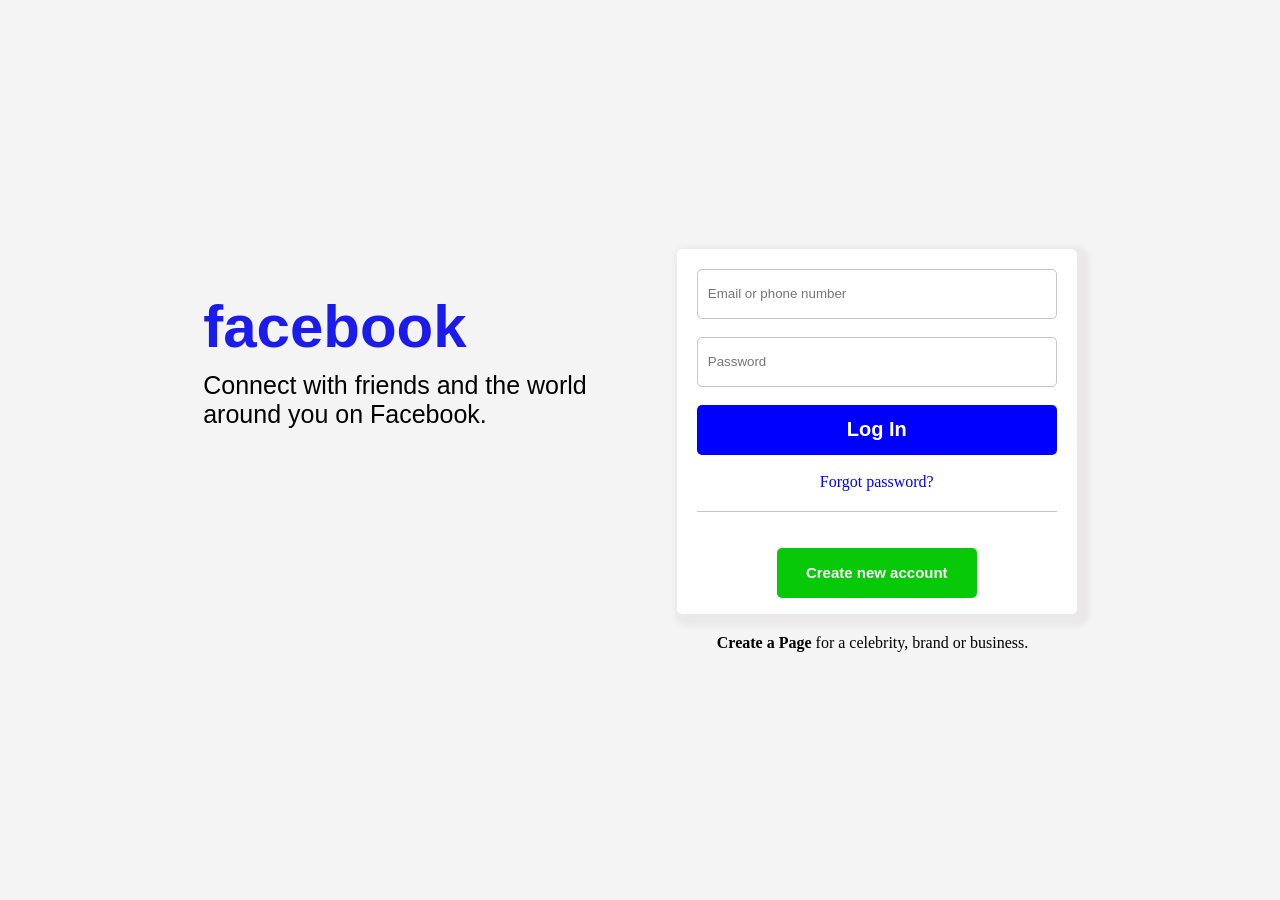
<file: Facebook/index.html>
<html>
<head>
    <title>Webpage Design</title>
    <link rel="stylesheet" href="index.css">
</head>
    <body>
        <div class="main">
            
            <div class="header">
                <div class="Content">
                    <div class="title-1">
                        <b>facebook</b>
                    </div>
                    
                    <div class="title-2">
                        Connect with friends and the world
                    </div>

                    <div class="title-3">
                        around you on Facebook.
                    </div>
                </div>
            </div>

            <div>
                <div class="box-container">  
                    <form id="theForm" action="" methods="">
                        <input class="my-input" placeholder="Email or phone number" type="text" id="Email or Phone Number" name=""> </br> </br>
                        <input class="my-input" placeholder="Password" type="text-1" id="Password" name="">  </br> </br>
                        <button class="log-in"><b>Log In</b></button>   </br> </br>
                        <p> Forgot password? </p>
                        <div class="linebreak"></div> </br> </br>
                        <div class="button-wrapper">
                            <button class="create-acc"><b>Create new account</b></button> 
                        </div>
                    </form>
                </div>

                <div class="sentence">
                    <b>Create a Page </b> for a celebrity, brand or business.
                </div>
            </div>  
        </div>
    </body>
</html>
</file>
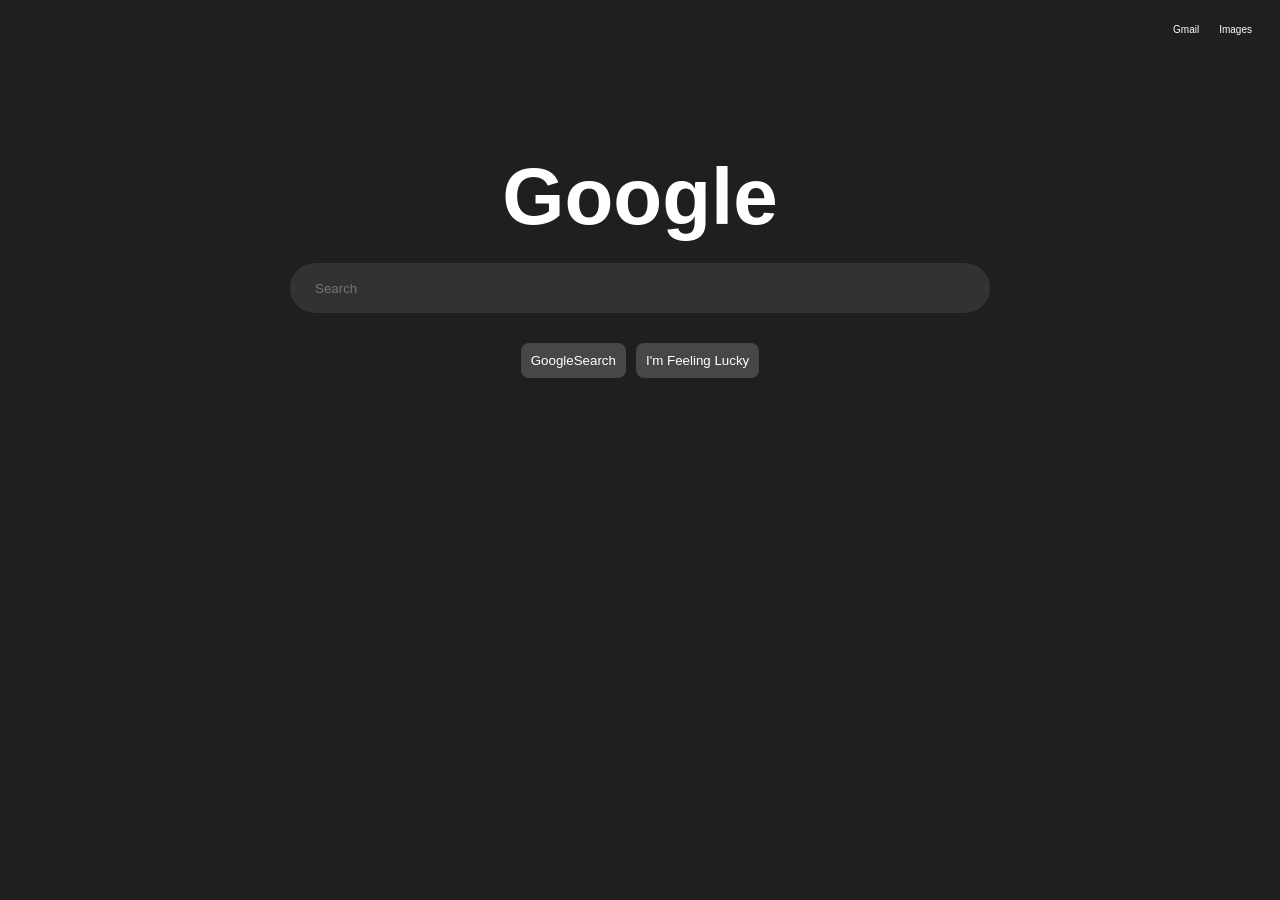
<file: google/index.html>
<html>
<head>
    <title>Google Design</title>
    <link rel="stylesheet" href="index.css">
</head>

<body>
    <div class="main">
        <div class="navbar">      
            </div>

            <div class="menu">
                <ul>
                    <li><a href="#">Gmail</a></li>
                    <li><a href="#">Images</a></li>
                </ul>
            </div>
        </div>
       
        <div class="header">
            <div class="Content">
                <div class="title-1">
                    <b>Google</b> 
                </div>
                <div class="title-2">
                    <input class= "your-thought" placeholder="Search"> 
                </div>
                <div class="header-button">
                    <button class="google-search">GoogleSearch</button>   
                    <button class="i-feeling-lucky">I'm Feeling Lucky</button>     
                </div>
</file>
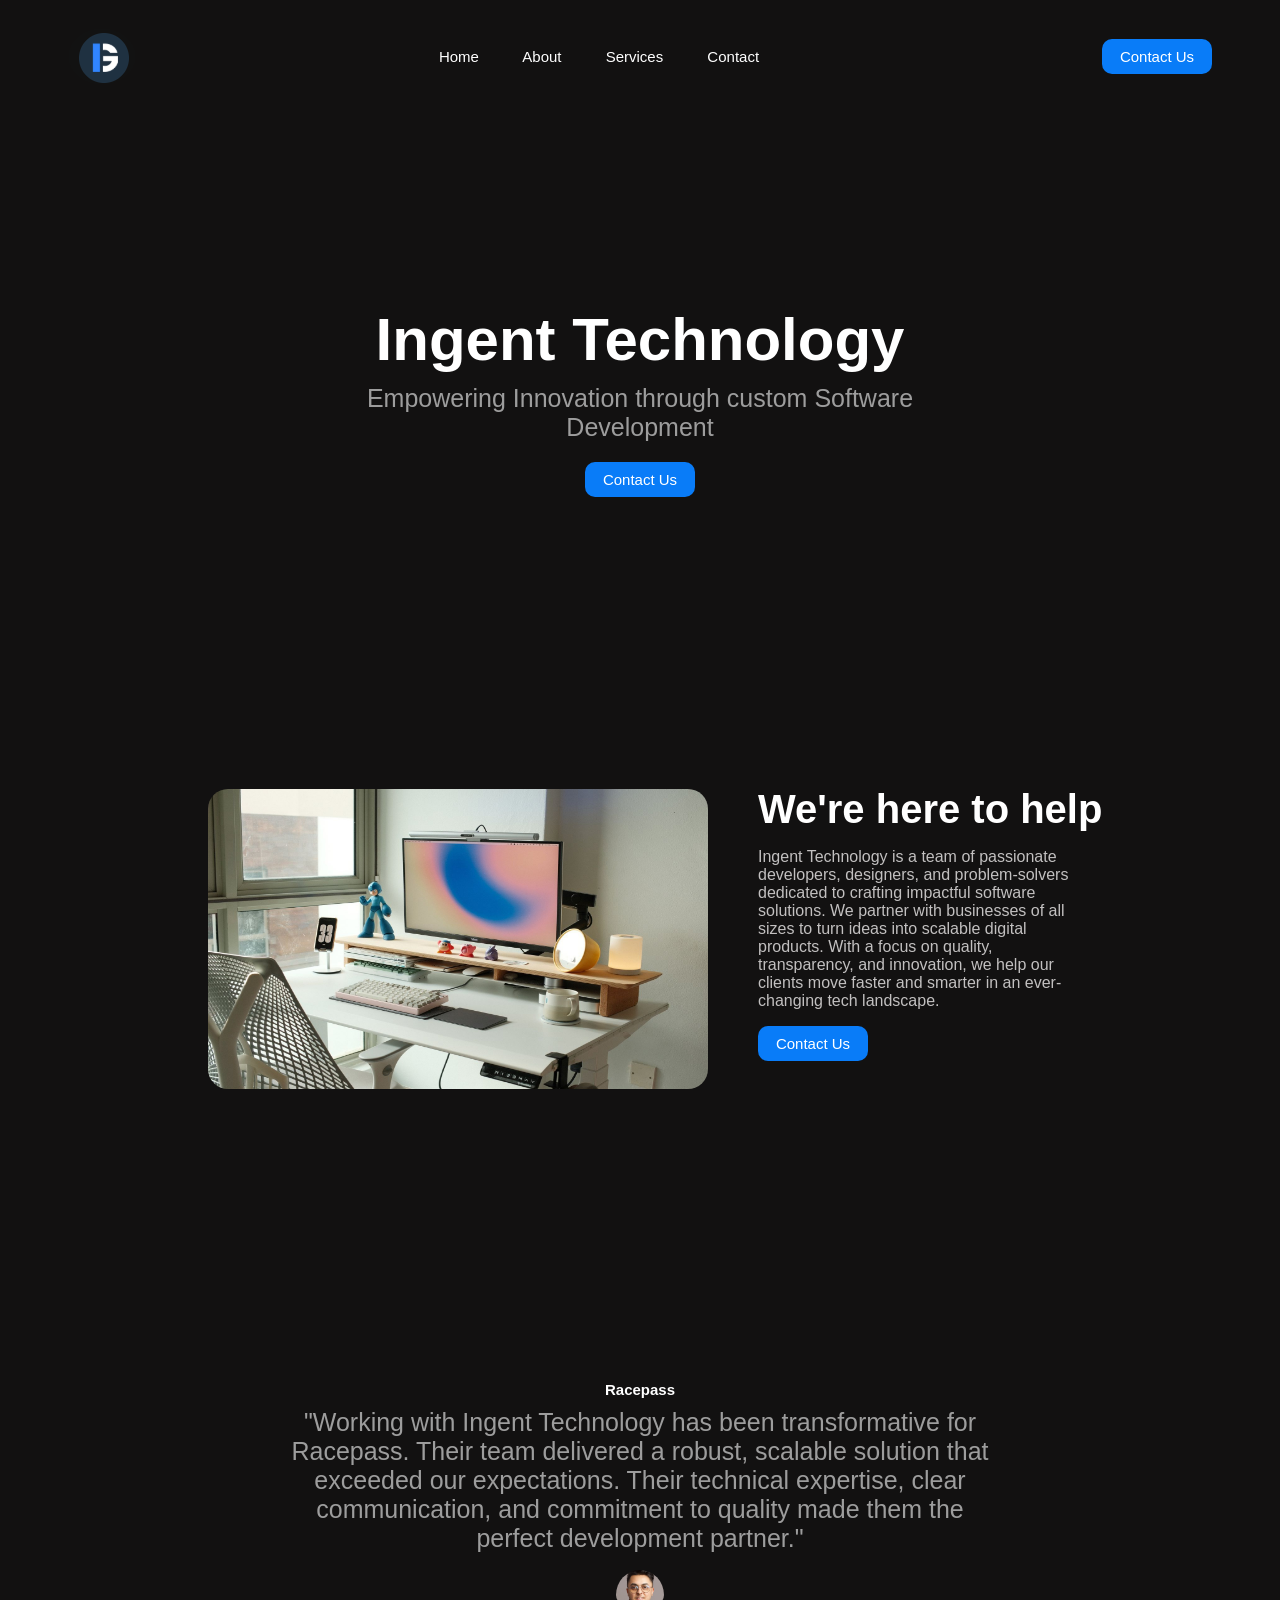
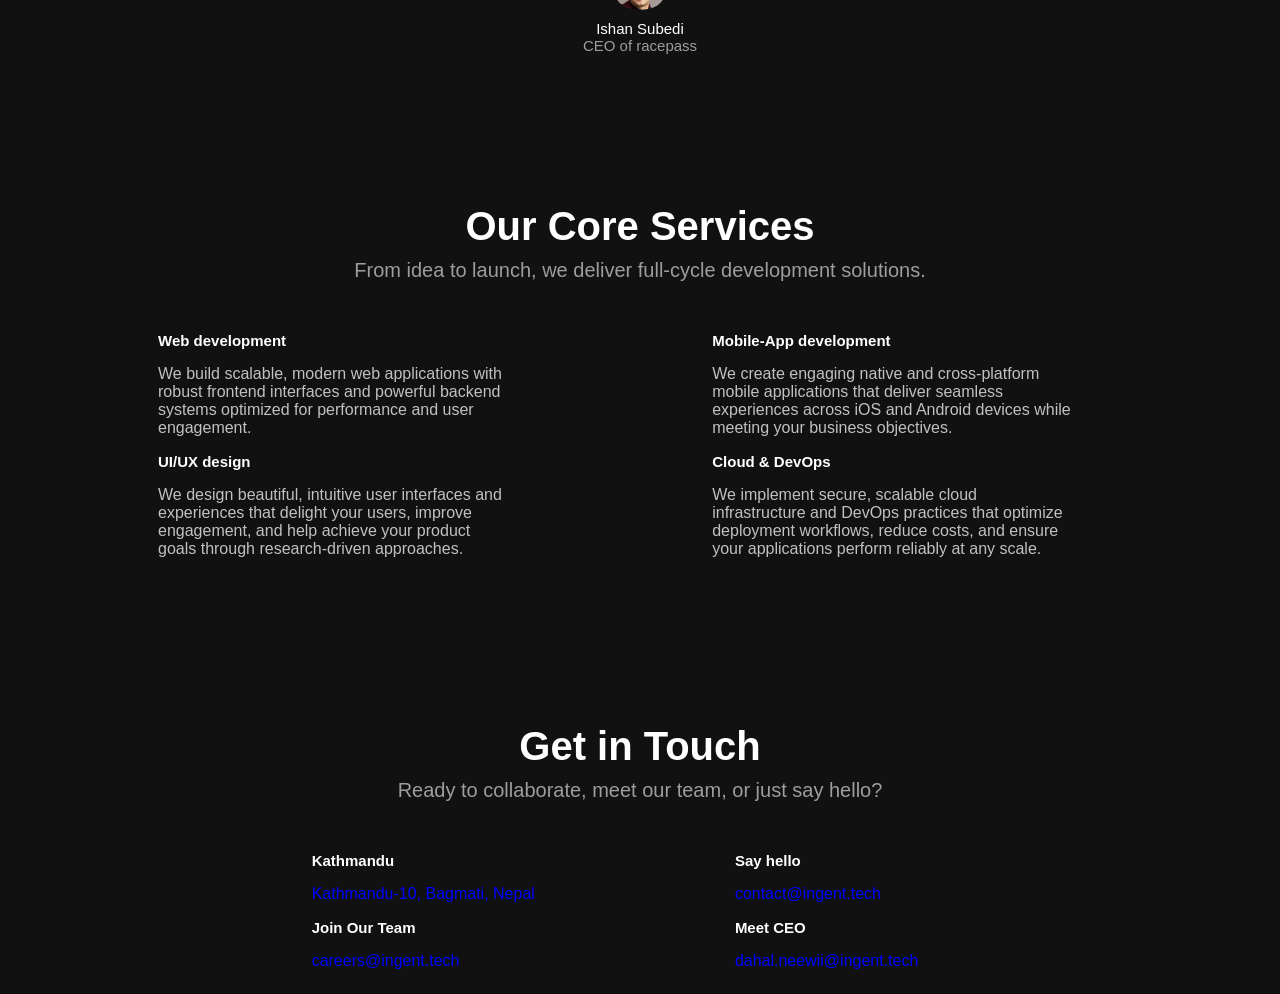
<file: Ingent/Ingentflexbox.html>
<html>
<head>
    <title> Ingent Technology </title>
    <link rel="stylesheet" href="styleesheet33.css">
</head>

<body>
    <div class="header">
        <h1>
        <img src="mm.png"  class="image">
        </h1>
        <div>
            <a class="menu-button">Home</a>
            <a class="menu-button">About</a>
            <a class="menu-button">Services</a> 
            <a class="menu-button">Contact</a>
        </div>
            <a href="#title"> 
                <button class="contact-link">
                    Contact Us
                </button>
            </a>
    </div>

    <div class="title">
        <div class="title-1"> 
            <b>Ingent Technology</b>
        </div>

        <div class="title-2">
            Empowering Innovation through custom Software
        </div>

        <div class="title-3">
            Development
        </div>

        <div class="button-wrapper">
            <button class="Contact-Us">Contact Us</button>
        </div>
    </div>

    <div class="main">
        <div class="image-container">
            <img src="desktop1.jpeg"  class="image-1"height="300px" width="500px">
        </div>

        <div class="text-container">  
            <div class="main-title"> 
                <b>We're here to help</b>
            </div>
            <p>
                Ingent Technology is a team of passionate developers, designers, and problem-solvers
                dedicated to crafting impactful software solutions. We partner with businesses of all
                sizes to turn ideas into scalable digital products. With a focus on quality, transparency,
                and innovation, we help our clients move faster and smarter in an ever-changing tech landscape.
            </p>

            <div class="button-wrapper1">
                <button class="Contact-Us">Contact Us</button>
            </div>
        </div> 
    </div>

<div class="main-para">
    <div class="sub-title">
        <div class="heading"> 
             <b>Racepass</b>
        </div>

        <div class="sub-heading">
            "Working with Ingent Technology has been transformative for Racepass. 
            Their team delivered a robust, scalable solution that exceeded our expectations. 
            Their technical expertise, clear communication, and commitment to quality made them the perfect development partner."
        </div>
        <br>
        <img src="husband.png" class="handsome">
        <div class="name">Ishan Subedi </div>
        <div class="CEO">CEO of racepass</div>
    </div>
</div>


<div class="second-title">
    <div class="second-title-1"> 
        <b>Our Core Services</b>
    </div>

    <div class="second-title-2">
        From idea to launch, we deliver full-cycle development solutions.
    </div>
</div>


    <div class="main-description">
        <div class="description-1">
            <div class="web-description">
                <b>Web development</b>
            </div>
        <p>
            We build scalable, modern web applications with robust frontend interfaces and powerful backend systems optimized
            for performance and user engagement.
        </p>
        
        <div class="description-2">
            <div class="ui-description">
                <b>UI/UX design</b>
        </div>
        <p>
            We design beautiful, intuitive user interfaces and experiences that delight your users, improve engagement, 
            and help achieve your product goals through research-driven approaches.
        </p>
        </div>
    </div>

        <div class="description-3">
            <div class="mobile-description">
                <b>Mobile-App development</b>
            </div>
        <p>
            We create engaging native and cross-platform mobile applications that deliver seamless experiences across iOS and Android devices
            while meeting your business objectives.
        </p> 

        <div class="description-4">
            <div class="cloud-description">
                <b>Cloud & DevOps</b>
            </div>
        <p>
            We implement secure, scalable cloud infrastructure and DevOps practices that optimize deployment workflows, reduce costs, 
            and ensure your applications perform reliably at any scale.
        </p>
        </div>
        
    </div>
    </div>

    <div class="second-title">
        


        <div class="second-title-1"> 
            <b>Get in Touch</b>
        </div>
    
        <div class="second-title-2">
            Ready to collaborate, meet our team, or just say hello?
        </div>
    </div>


    <div class="main-description">
        <div class="description-1">
            <div class="location-description">
                <b>Kathmandu</b>
            </div>
        <p class="blue">
            Kathmandu-10, Bagmati, Nepal
        </p>
        
        <div class="description-2">
            <div class="career-description">
                <b>Join Our Team</b>
        </div>
        <p class="blue">
            careers@ingent.tech
        </p>
        </div>
    </div>

        <div class="description-3">
            <div class="contact-description">
                <b>Say hello</b>
        </div>
        <p class="blue">
            contact@ingent.tech
        </p>

        <div class="description-4">
            <div class="ceo-description">
                <b>Meet CEO</b>
        </div>
        <p class="blue">
            dahal.neewii@ingent.tech
        </p>
        </div>
    </div>
    </div>
    






</body>
</html>
</file>
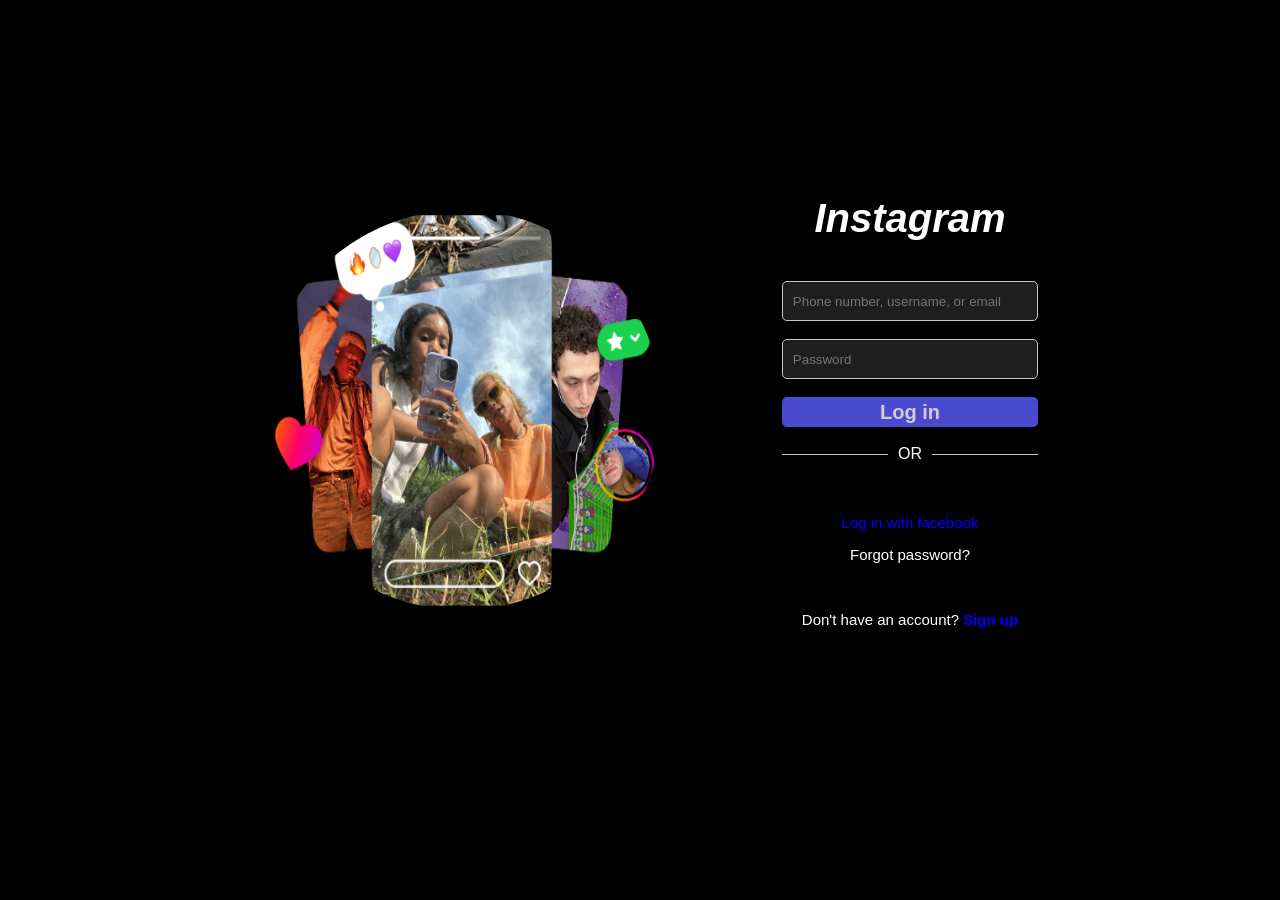
<file: Insta/instaflexbox.html>
<html>
<head>
    <title>Webpage Design</title>
    <link rel="stylesheet" href="stylesheet55.css">
</head>

<body>
    <div class="main">
        <div class="image-container">
            <img src="instaimg.png"  class="image" height="400px" width="400px">
        </div>

        <div class="box-container">  
            <form id="theForm" action="" methods="">
                <p class="big"><b><i>Instagram</i></b></p>
                <input class="my-input" placeholder="Phone number, username, or email" type="text" id="Phone number, username, or email" name=""> </br> </br>
                <input class="my-input" placeholder="Password" type="text-1" id="Password" name="">  </br> </br>
                <button class="log-in"><b>Log in</b></button>   </br> </br>
                
                <div class="or-container">
                    <div class="linebreak"></div>
                    <div class="or">OR</div>
                    <div class="linebreak"></div>
                </div>

            
            
                 </br> </br>


                <p class="small text-blue">Log in with facebook</p>
                <p class="small"> Forgot password? </p></br> 
                <p class="small">Don't have an account?  <b class="text-blue">Sign up</b></p>
            </form>
        </div>
    </div>
</body>
</file>
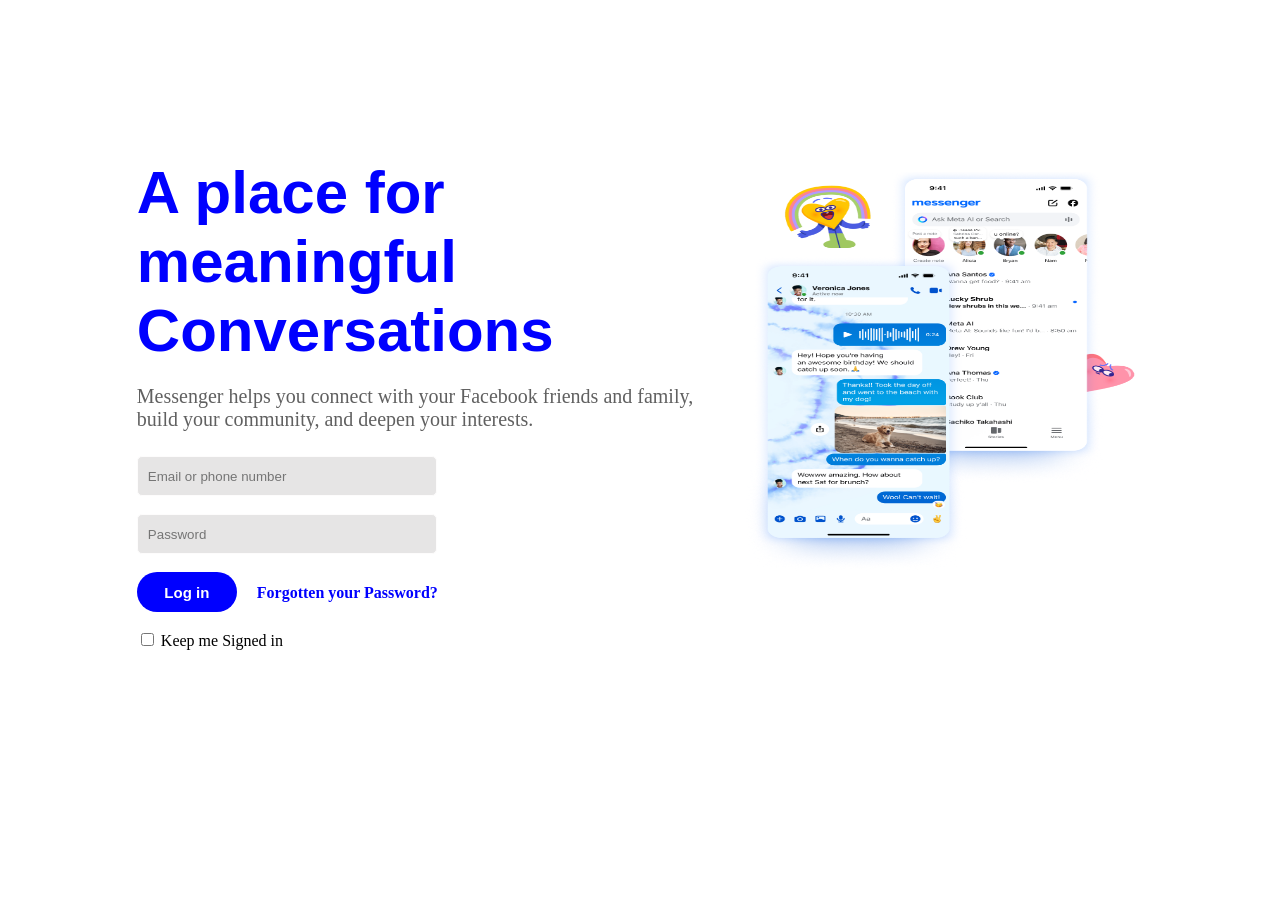
<file: Messanger/messangerflexbox.html>
<html>
<head>
    <title>Messanger Webpage Design</title>
    <link rel="stylesheet" href="stylesheet44.css">
</head>

<body>
    <div class="main">
        <div class="header">
            <div class="title-1">
                <b> A place for </b>
            </div>
                
            <div class="title-2 ">
                <b> meaningful </b>
            </div>

            <div class="title-3">
                <b> Conversations </b>
            </div>

            <div class="title-4">
                Messenger helps you connect with your Facebook friends and family,
            </div>

            <div class="title-5">
                build your community, and deepen your interests.
            </div>

            <div class="box-container">  
                <form id="theForm" action="" methods="">
                    <input class="my-input" placeholder="Email or phone number" type="text" id="Email or Phone Number" name=""> </br> </br>
                    <input class="my-input" placeholder="Password" type="text-1" id="Password" name="">  </br> </br>
                    <button class="log-in"><b>Log in</b></button><b class="text-blue">Forgotten your Password? </b> </br> </br>
                    <input type ="checkbox" name=" "> Keep me Signed in
                </form>
            </div>
        </div>

        <div class="image-container">
            <img src="messanger.png"  class="image" height="400px" width="400px">
        </div>
    </div>
</body>
</file>
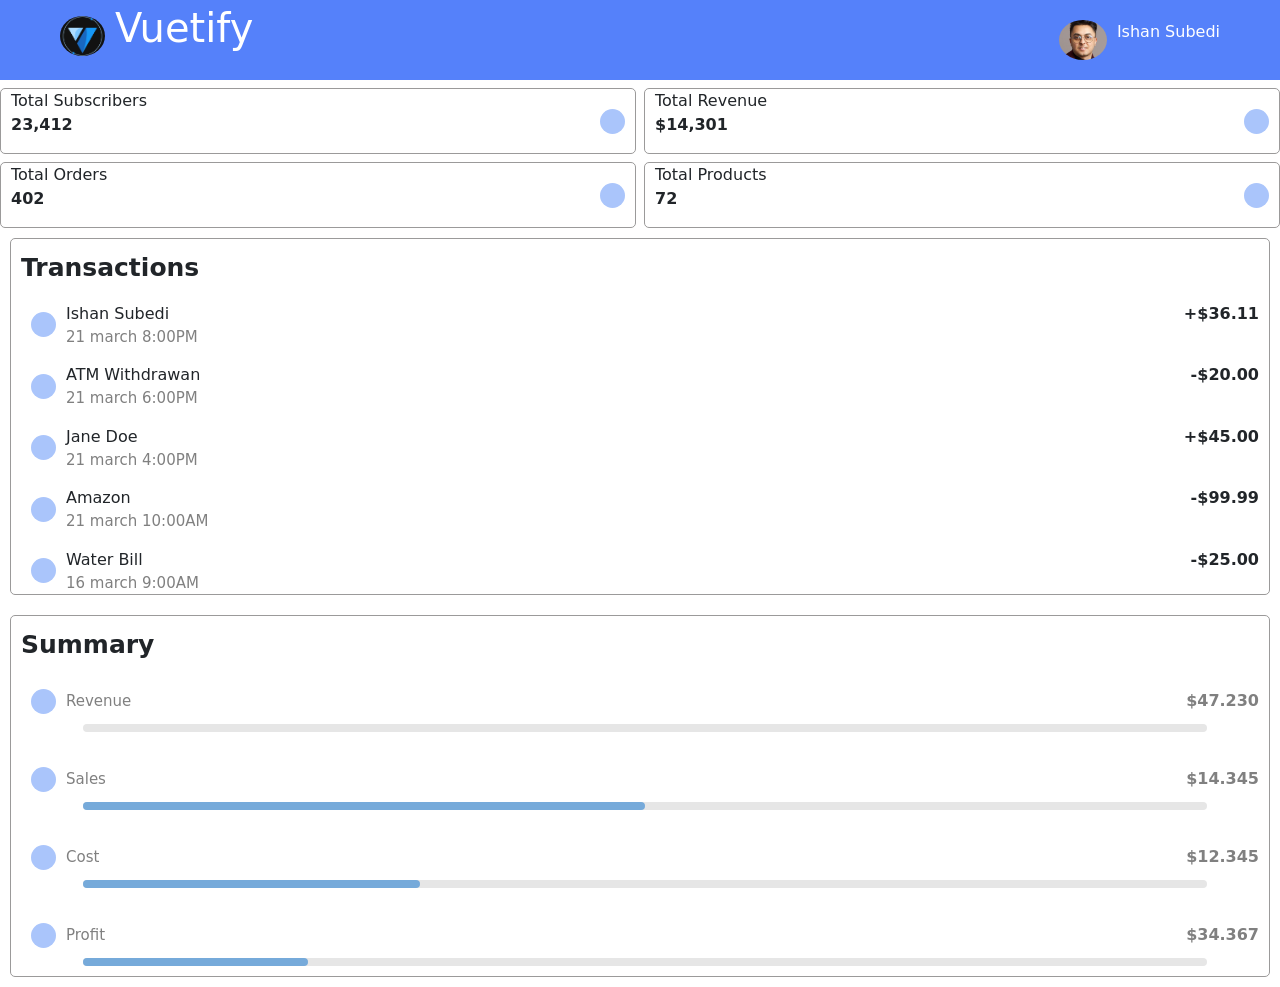
<file: Vuetify-table/vuetifytable.html>
<html>
    <head>
    <meta charset="utf-8">
    <meta name="viewport" content="width=device-width, initial-scale=1">
    <link rel="stylesheet" type="text/css" href="stylesheet11.css">
    <title>Vuetify</title>
    <link href="https://cdn.jsdelivr.net/npm/bootstrap@5.3.8/dist/css/bootstrap.min.css" rel="stylesheet" integrity="sha384-sRIl4kxILFvY47J16cr9ZwB07vP4J8+LH7qKQnuqkuIAvNWLzeN8tE5YBujZqJLB" crossorigin="anonymous">
  </head>
        <body>
            <div class="header d-flex">
                <h1 class="d-flex"> 
                    <img src="Vuetify.png" class="image"> 
                     <p>Vuetify</p>
                </h1>
                
                <div class="d-flex">
                    <img src="husband.png" class="image"> 
                    <p>Ishan Subedi</p>

                </div>
            </div>

            <div class="row g-2 pt-2">
                <div class="col col-md-6">
                    <div class="box d-flex">
                        <p class="content">
                        Total Subscribers
                        <br>
                        <b>23,412</b>
                        </p>
                        <div class="circle"> 
                        </div>
                    </div>
                </div>

                <div class="col col-md-6">
                    <div class="box d-flex">
                        <p class="content">
                        Total Revenue
                        <br>
                        <b>$14,301</b>
                        </p>
                        <div class="circle"> 
                        </div>
                    </div>
                </div>

                <div class="col col-md-6">
                    <div class="box d-flex">
                        <p class="content">
                        Total Orders
                        <br>
                        <b>402</b>
                        </p>
                        <div class="circle"> 
                        </div>
                    </div>
                </div>

                <div class="col col-md-6">
                    <div class="box d-flex">
                        <p class="content">
                        Total Products
                        <br>
                        <b>72</b>
                        </p>
                        <div class="circle"> 
                        </div>
                    </div>
                </div>
            </div>

            <div class="row d-flex">
                <div class="box-container col col-sm-12">    
                    <div class="box-1">
                        <div class="title">
					        <b>Transactions</b>
                        </div>
                      
                        <div class="title-1">
                            <div class="d-flex">
                                <div class="circle"> 
                                </div>
                                <div class="content">
                                    Ishan Subedi
                                    <br>
                                    <span class="grey-in-color">
                                        21 march 8:00PM
                                    </span>
                                    <br>
                                </div>
                            </div>

                            <div  class="rate"><b>+$36.11</b></div>
                        </div>

                        <div class="title-1">
                            <div class="d-flex">
                                <div class="circle"> 
                                </div>
                                <div class="content">
                                    ATM Withdrawan
                                    <br>
                                    <span class="grey-in-color">
                                        21 march 6:00PM 
                                    </span>
                                    <br>      
                                </div>
                            </div>
      
                            <div class="rate"><b>-$20.00</b></div>
                        </div>

                        <div class="title-1">
                            <div class="d-flex">
                                <div class="circle">
                                </div>
                                <div class="content">
                                    Jane Doe
                                    <br>
                                    <span class="grey-in-color">
                                        21 march 4:00PM 
                                    </span>
                                    <br>
                                </div>
                            </div>

                            <div  class="rate"><b>+$45.00</b></div>
                        </div>

                        <div class="title-1">
                            <div class="d-flex">
                                <div class="circle">
                                </div>
                                <div class="content">
                                    Amazon
                                    <br>
                                    <span class="grey-in-color">
                                        21 march 10:00AM
                                    </span>
                                    <br>
                                </div>
                            </div>

                            <div  class="rate"><b>-$99.99</b></div>
                        </div>     
                        
                        <div class="title-1">
                            <div class="d-flex">
                                <div class="circle">
                                </div>
                                <div class="content">
                                    Water Bill
                                    <br>
                                    <span class="grey-in-color">
                                        16 march 9:00AM
                                    </span>
                                    <br>
                                </div>
                            </div>

                            <div  class="rate"><b>-$25.00</b></div>
                        </div>     
                    </div>             
                </div>


                <div class="box-container">
                    <div class="d-flex">
                        <div class="box-container">    
                            <div class="box-1">
                                <div class="title">
                                    <b>Summary</b>
                                </div>

                                <div class="title-1">
                                    <div class="d-flex">
                                        <div class="circle"> 
                                        </div>
                                        <span class="grey-in-color">
                                            Revenue
                                        </span>        
                                    </div>
        
                                    <span class="color"><b>$47.230</b></span>
                                </div>

                                <div class="main-container">
                                    <div class="progress-container">
                                        <div class="progress-bar"></div>
                                    </div>
                                </div>

                                <div class="title-1">
                                    <div class="d-flex">
                                        <div class="circle"> 
                                        </div>
                                        <span class="grey-in-color">
                                            Sales
                                        </span>        
                                    </div>
        
                                    <span class="color"><b>$14.345</b></span>
                                </div>

                                <div class="main-container">
                                    <div class="progress-container">
                                        <div class="progress-1-bar"></div>
                                    </div>
                                </div>

                                <div class="title-1">
                                    <div class="d-flex">
                                        <div class="circle"> 
                                        </div>
                                        <span class="grey-in-color">
                                            Cost
                                        </span>        
                                    </div>
        
                                    <span class="color"><b>$12.345</b></span>
                                </div>

                                <div class="main-container">
                                    <div class="progress-container">
                                        <div class="progress-2-bar"></div>
                                    </div>
                                </div>
        
                                <div class="title-1">
                                    <div class="d-flex">
                                        <div class="circle"> 
                                        </div>
                                        <span class="grey-in-color">
                                            Profit
                                        </span>        
                                    </div>
        
                                    <span class="color"><b>$34.367</b></span>
                                </div>

                                <div class="main-container">
                                    <div class="progress-container">
                                        <div class="progress-3-bar"></div>
                                    </div>
                                </div>
                </div>

                <script src="https://cdn.jsdelivr.net/npm/bootstrap@5.3.8/dist/js/bootstrap.bundle.min.js" integrity="sha384-FKyoEForCGlyvwx9Hj09JcYn3nv7wiPVlz7YYwJrWVcXK/BmnVDxM+D2scQbITxI" crossorigin="anonymous"></script>
        </body>
    </html>
</file>
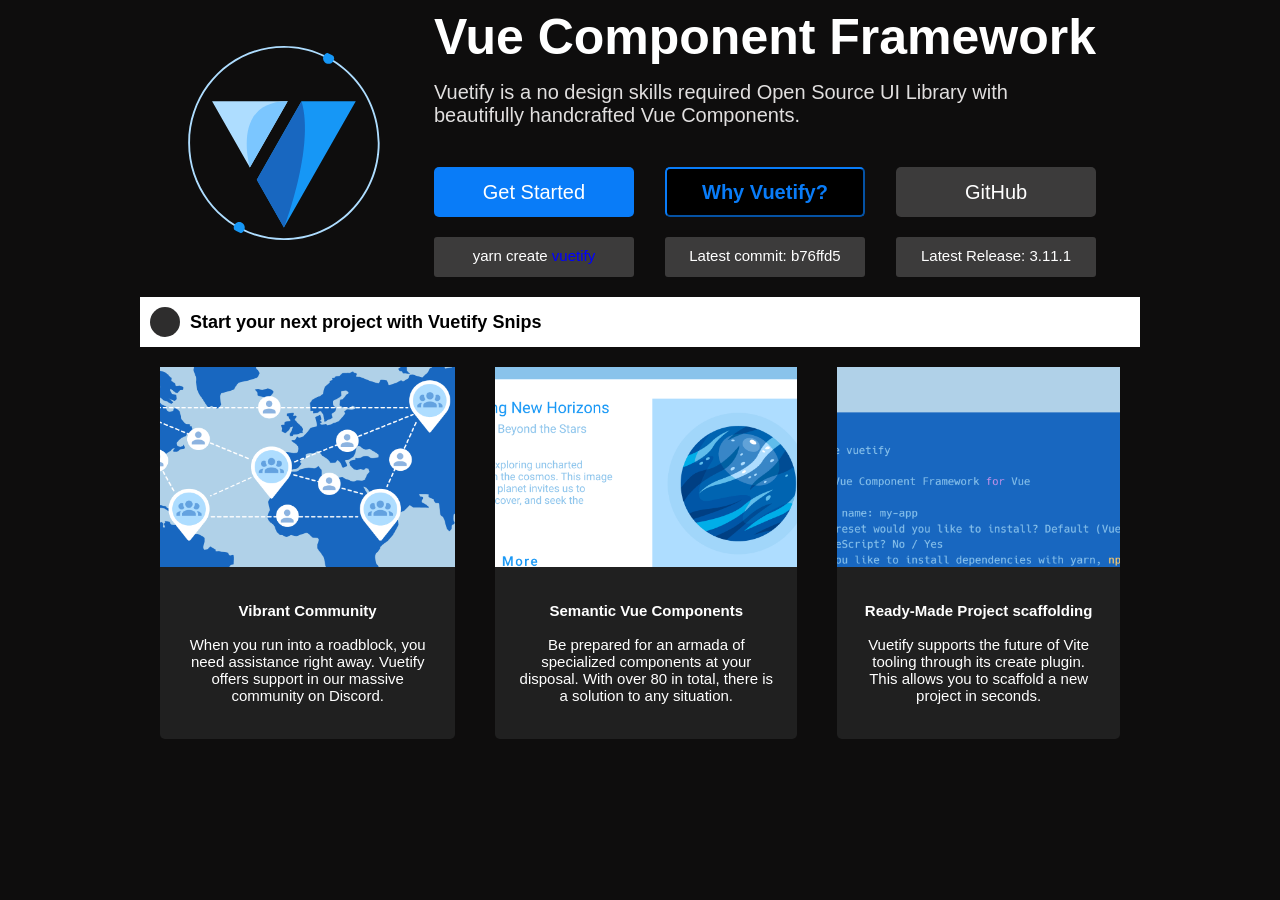
<file: vuetify/vuetifyflexbox.html>
<html>
<head>
    <title>Webpage Design</title>
    <link rel="stylesheet" href="stylesheet22.css">
</head>

<body>
    <div class="main">
        <div class="container">
            <div class="d-flex">
                <div class="image-container">
                    <img src="vuetify-logo-dark-atom.svg"  class="image" height="200px" width="200px">
                </div>
    
                <div class="title">
                    <div class="title-1"> 
                        <b>Vue Component Framework</b>
                    </div>
    
                    <div class="title-2">
                        Vuetify is a no design skills required Open Source UI Library with
                    </div>
    
                    <div class="title-2">
                        beautifully handcrafted Vue Components.
                    </div>
    
                    <div class="buttons">
                        <button class="Get-started">Get Started</button> <button class="Why-vuetify"><b>Why Vuetify?</b></button> <button class="Git-hub">GitHub</button>
                    </div>
    
                    <div class="flexcontainer">
                        <div class="box1">yarn create <span class="blue">vuetify</span></div>
                        <div class="box2">Latest commit: b76ffd5</div>
                        <div class="box3">Latest Release: 3.11.1</div>
                    </div>
                </div>
            </div>


            <div class="main-line">
                <div class="circle"> 
                </div>

                <div class="single-para">   
                    <p class ="paragraph"><b>Start your next project with Vuetify Snips</b></p>
                </div>
            </div>
            



            <div class="flexcontainer">
                <div class="box bg-grey inline-block">
                    <img class="image-1" src="feature-1.png" width="200" height="200">
                    
                    <div class="space-around">
                        <p class="content">
                            <b>Vibrant Community</b>
                            <br> 
                            <br>
                            When you run into a roadblock, you need assistance right away. Vuetify offers support in our massive community on Discord.     
                        </p>     
                    </div>
                </div>

                <div class="box bg-grey inline-block">
                    <img class="image-1" src="feature-2.png" width="200" height="200">
                        
                    <div class="space-around">
                        <p class="content">
                            <b>Semantic Vue Components</b>
                            <br> 
                            <br>
                            Be prepared for an armada of specialized components at your disposal. With over 80 in total, there is a solution to any situation.
                        </p>     
                    </div>
                </div>

                
                <div class="box bg-grey inline-block">
                    <img class="image-1" src="feature-3.png" width="200" height="200">
                        
                    <div class="space-around">
                        <p class="content">
                            <b>Ready-Made Project scaffolding</b>
                            <br> 
                            <br>
                            Vuetify supports the future of Vite tooling through its create plugin. This allows you to scaffold a new project in seconds.
                        </p>     
                    </div>
                </div>



                


        
            </div>








        </div>     
    </div>
</body>
</html>
</file>
<file: Facebook/index.css>
body {
    background-color: rgb(244, 244, 244);
    color: black;
}

.main {
    display: flex;
    align-items: center;
    justify-content: center;
    height: 100%;
}

.header {
    margin-right: 50px;
    margin-bottom: 180px;
}


.content {
    padding-right: 40px;
}


.box-container {
    display: flex;
    justify-content: center;
    width: 400px;
    background-color: white;
    border-radius: 5px;
    box-shadow: 5px 5px 5px 7px rgb(234, 232, 232);
}

.title-1 {
    font-size: 60px;
    color: rgb(27, 27, 235);
    font-family: Arial, Helvetica, sans-serif;
    padding-bottom: 10px;
}

.title-2 {
    color: black;
    font-size: 25px;
    font-family: Arial, Helvetica, sans-serif;
}

.title-3 {
    color: black;
    font-size: 25px;
    font-family: Arial, Helvetica, sans-serif;
}

#theform {
    padding-top: 20px;
    width: 100%;
    padding-left: 20px;
    padding-right: 20px;
}

.my-input {
    width: 100%;
    height: 50px;
    border-radius: 5px;
    padding-left: 10px;
    border: 1px solid rgb(200, 197, 197);
}

.my-input:focus {
    border: 1px solid blue !important;
}

.log-in {
    background-color: blue;
    color: white;
    border-radius: 5px;
    border: none;
    width: 100%;
    height: 50px;
    font-size: 20px;
}

p {
    display: flex;
    justify-content: center;
    color: blue;
    margin-top: 0px;
    margin-bottom: 0px;
    padding-bottom: 20px;
}

.linebreak {
    background-color: rgb(200, 197, 197);
    height: 1px;
}

.create-acc {
    background-color: rgb(7, 201, 7);
    color: white;
    border-radius: 5px;
    border: none;
    width: 200px;
    height: 50px;
    font-size: 15px;
}

.button-wrapper {
    display: flex;
    justify-content: center;
}

.sentence {
    margin-left: 40px;
    padding-top: 20px;
}
</file>
<file: google/index.css>
body {
    background-color: rgb(31, 31, 31);
    color: white;
    font-family: helvetica;
}

.navbar {
    display: flex;
    justify-content: space-between;
    align-items: center;
}


ul {
    display: flex;
    list-style: none;
    justify-content: end;
}

li {
    margin-right: 20px;
    font-size: 10px;
}

a {
    text-decoration: none;
    color: white;
}

.header {
    display: flex;
    padding-top: 100px;
    justify-content: center;
    font-size: 80px;

}

.title-1 {
    display: flex;
    justify-content: center;
}

.title-2 {
    padding-top: 20px;
}

.your-thought {
    margin-bottom: 10px;
    height: 20px;
    width: 700px;
    border-radius: 30px;
    padding: 25px;
    background-color: rgb(51, 50, 50);
    color: white;
    border-width: 0px;

}

.header-button {
    display: flex;
    justify-content: center;
    margin-top: 20px;
}

.google-search {
    background-color: rgb(72, 71, 71);
    color: white;
    border-radius: 8px;
    padding: 10px;
    margin-right: 10px;
    border: none;

}

.i-feeling-lucky {
    color: white;
    border-radius: 8px;
    padding: 10px;
    background-color: rgb(72, 71, 71);
    border: none;
}
</file>
<file: Ingent/styleesheet33.css>
body {
    background-color: rgb(18, 17, 17);
    color: white;
    font-size: 15px;
    font-family: Arial, Helvetica, sans-serif;
}

.header {
    padding-left: 60px;
    padding-right: 60px;
    display: flex;
    justify-content: space-between;
    align-items: center;
}

.image {
    border-radius: 100%;
}

.menu-button {
    padding-right: 40px;
}

.contact-link {
    background-color: rgb(9, 124, 248);
    color: white;
    font-size: 15px;
    border-radius: 10px;
    cursor: pointer;
    border: none;
    height: 35px;
    width: 110px;
}

.title-1 {
    text-align: center;
    font-size: 60px;
    color: white;
    font-family: Arial, Helvetica, sans-serif;
    padding-bottom: 10px;
    padding-top: 200px;
}

.title-2 {
    text-align: center;
    color: rgb(157, 157, 157);
    font-size: 25px;
    font-family: Arial, Helvetica, sans-serif;
}

.title-3 {
    text-align: center;
    color: rgb(157, 157, 157);
    font-size: 25px;
    font-family: Arial, Helvetica, sans-serif;
}

.contact-us {
    background-color: rgb(9, 124, 248);
    color: white;
    font-size: 15px;
    border-radius: 10px;
    cursor: pointer;
    border: none;
    height: 35px;
    width: 110px;
}

.button-wrapper {
    display: flex;
    justify-content: center;
    padding-top: 20px;
}

.main {
    display: flex;
    justify-content: center;
    align-items: center;
    height: 100%;
}

.image-1 {
    border-radius: 20px;
}

.image-container {
    padding-right: 50px;
    padding-left: 200px;
}

.text-container {
    padding-bottom: 30px;
}

.main-title {
    font-size: 40px;
}

p {
    padding-right: 200px;
    color: rgb(194, 192, 192);
    font-size: 16px;
}

.main-para {
    display: flex;
    justify-content: center;
    text-align: center;
}

.sub-title {
    width: 700px;
}

.heading {
    font-size: 15px;
    padding-bottom: 10px;
}

.handsome {
    border-radius: 100%;
    height: 40px;
    padding-bottom: 10px;
}

.sub-heading {
    font-size: 25px;
    color: rgb(157, 157, 157);
}

.name {
    font-size: 15px;
    color: white;
}

.CEO {
    color: rgb(157, 157, 157);
}

.second-title-1 {
    text-align: center;
    font-size: 40px;
    color: white;
    font-family: Arial, Helvetica, sans-serif;
    padding-bottom: 10px;
    padding-top: 150px;
}

.second-title-2 {
    text-align: center;
    color: rgb(157, 157, 157);
    font-size: 20px;
    font-family: Arial, Helvetica, sans-serif;
    padding-bottom: 50px;
}

.main-description {
    display: flex;
    justify-content: center;
    align-items: center;
}

.description-1 {
    padding-left: 150px;
}

.blue {
    color: blue;
}
</file>
<file: Insta/stylesheet55.css>
body {
    background-color: black;
    color: white;
    font-family: helvetica;
}

.main {
    display: flex;
    justify-content: center;
    align-items: center;
    height: 100%
}

.image-container {
    margin-right: 100px;
    padding-bottom: 80px;
}

.image {
    border-radius: 100%;
}

p {
    text-align: center;
}

.big {
    font-size: 40px;
}

#theform {
    padding-top: 20px;
    width: 100%;
    padding-left: 20px;
    padding-right: 20px;
}

.my-input {
    width: 100%;
    height: 40px;
    color: white;
    border-radius: 5px;
    padding-left: 10px;
    background-color: rgb(31, 30, 30);
    border: 1px solid rgb(200, 197, 197);
}

.log-in {
    background-color: rgb(74, 74, 206);
    color: rgb(207, 206, 206);
    border-radius: 5px;
    border: none;
    width: 100%;
    height: 30px;
    font-size: 20px;
}

.linebreak {
    background-color: rgb(200, 197, 197);
    height: 1px;
    flex-grow: 1;
}

.small {
    font-size: 15px;
}


.text-blue {
    color: blue;
}

.box-container {
    padding-bottom: 120px;
}

.or-container {
    display: flex;
    align-items: center;
}

.or {
    margin-left: 10px;
    margin-right: 10px;
}
</file>
<file: Messanger/stylesheet44.css>
body {
    background-color: white;
    color: black;
}

.main {
    display: flex;
    align-items: center;
    justify-content: center;
}

.header {
    padding-bottom: 190px;
    padding-top: 150px;
    padding-right: 50px;
}

.content {
    padding-right: 40px;
}

.title-1 {
    font-size: 60px;
    color: blue;
    font-family: Arial, Helvetica, sans-serif;
}

.title-2 {
    font-size: 60px;
    color: blue;
    font-family: Arial, Helvetica, sans-serif;
}

.title-3 {
    font-size: 60px;
    color: blue;
    font-family: Arial, Helvetica, sans-serif;
    padding-bottom: 20px;
}

.title-4 {
    font-size: 20px;
    color: rgb(96, 96, 96);
}

.title-5 {
    font-size: 20px;
    color: rgb(96, 96, 96);
    padding-bottom: 25px;
}

.my-input {
    height: 40px;
    width: 300px;
    color: white;
    border-radius: 5px;
    padding-left: 10px;
    background-color: rgb(230, 229, 229);
    border: 1px solid rgb(253, 252, 252);
}

.log-in {
    background-color: blue;
    color: white;
    border-radius: 20px;
    width: 100px;
    border: none;
    height: 40px;
    font-size: 15px;
}

.text-blue {
    color: blue;
    padding-left: 20px;
}

.image-container {
    padding-bottom: 120px;
}
</file>
<file: Vuetify-table/stylesheet11.css>
body {
    font-size: 15px;
    margin: 0px;
}

.d-flex {
    display: flex;
    align-items: center;
    justify-content: space-between;
}

.header {
    background: rgb(85, 129, 250);
    padding-left: 60px;
    padding-right: 60px;
    color: white;
    justify-content: space-between;
    height: 80px;
}

h1 {
    font-size: 30px;
}

.image {
    border-radius: 100%;
    height: 40px;
    margin-right: 10px;
}

.flexcontainer {
    display: flex;
}

.box {
    background-color: white;
    flex-grow: 1;
    border: rgb(155, 154, 154) 1px solid;
    border-radius: 5px;
    padding-left: 10px;
}

.title {
    font-size: 25px;
    padding-top: 10px;
}

.circle {
    height: 25px;
    width: 25px;
    background-color: rgb(170, 197, 251);
    border-radius: 100%;
    margin: 10px;
}

.title-1 {
    padding-top: 15px;
    display: flex;
    justify-content: space-between;
}

.text-black {
    display: flex;
    justify-content: end;
    padding-right: 10px;
}

.box-1 {
    background-color: white;
    margin: 10px;
    border: rgb(155, 154, 154) 1px solid;
    border-radius: 5px;
    padding-left: 10px;
}

.box-container {
    flex-grow: 1;
}

.grey-in-color {
    color: grey;
    font-size: 15px;
}

.rate {
    padding-right: 10px;
}

.color {
    color: grey;
    display: flex;
    align-items: center;
    padding-right: 10px;
}

.main-container {
    display: flex;
    justify-content: center;
    padding-bottom: 10px;
}

.progress-container {
    width: 90%;
    height: 8px;
    background: #e6e6e6;
    border-radius: 20px;
    display: flex;
}

.progress-bar {
    width: 70%;
    background: #76aada;
    border-radius: 20px;
}

.progress-1-bar {
    width: 50%;
    background: #76aada;
    border-radius: 20px;
}

.progress-2-bar {
    width: 30%;
    background: #76aada;
    border-radius: 20px;
}

.progress-3-bar {
    width: 20%;
    background: #76aada;
    border-radius: 20px;
}
</file>
<file: vuetify/stylesheet22.css>
body {
    background-color: rgb(14, 13, 13);
    color: white;
    font-family: helvetica;
}

.main {
    display: flex;
    justify-content: center;
}

.container {
    width: 1000px;

}

.d-flex {
    display: flex;
    justify-content: center;
    align-items: center;
}

.image-container {
    margin-right: 50px;
}

.image {
    border-radius: 100%;
}

.title-1 {
    font-size: 50px;
    color: white;
    font-family: Arial, Helvetica, sans-serif;
    padding-bottom: 15px;
}

.title-2 {
    color: rgb(225, 223, 223);
    font-size: 25px;
    font-family: Arial, Helvetica, sans-serif;
    font-size: 20px;
}

.buttons {
    padding-top: 40px;
    display: flex;
    justify-content: space-between;
    padding-bottom: 20px;
}

.Get-started {
    background-color: rgb(9, 124, 248);
    color: white;
    border-radius: 5px;
    width: 200px;
    border: none;
    height: 50px;
    font-size: 20px;
}

.Why-vuetify {
    background-color: black;
    color: rgb(9, 124, 248);
    border-radius: 5px;
    width: 200px;
    border-color: rgb(9, 124, 248);
    height: 50px;
    font-size: 20px;
}

.Git-hub {
    background-color: rgb(60, 59, 59);
    color: white;
    border-radius: 5px;
    width: 200px;
    border: none;
    height: 50px;
    font-size: 20px;
}

.flexcontainer {
    display: flex;
    justify-content: space-between;
    text-align: center;
}

.blue {
    color: blue;
}

.box1 {
    background-color: rgb(60, 59, 59);
    font-size: 15px;
    color: white;
    width: 200px;
    height: 30px;
    padding-top: 10px;
    border-radius: 3px;
}

.box2 {
    background-color: rgb(60, 59, 59);
    font-size: 15px;
    color: white;
    width: 200px;
    height: 30px;
    padding-top: 10px;
    border-radius: 3px;
}

.box3 {
    background-color: rgb(60, 59, 59);
    font-size: 15px;
    color: white;
    width: 200px;
    height: 30px;
    padding-top: 10px;
    border-radius: 3px;
}

.main-line {
    display: flex;
    background-color: white;
    margin-top: 20px;
    align-items: center;


}

.circle {
    height: 30px;
    width: 30px;
    background-color: rgb(46, 45, 45);
    border-radius: 100%;
    margin: 10px;
}


p.paragraph {
    font-size: 18px;
    line-height: 10px;
    color: black;
}

.box {
    margin: 20px;
    border-radius: 5px;
}

.bg-grey {
    background-color: rgb(32, 32, 32);
}

.inline-block {
    display: inline-block;
}

.space-around {
    padding: 20px;
}

.image-1 {
    width: 100%;
    object-fit: cover;
}

.content {
    font-size: 15px;
}
</file>
